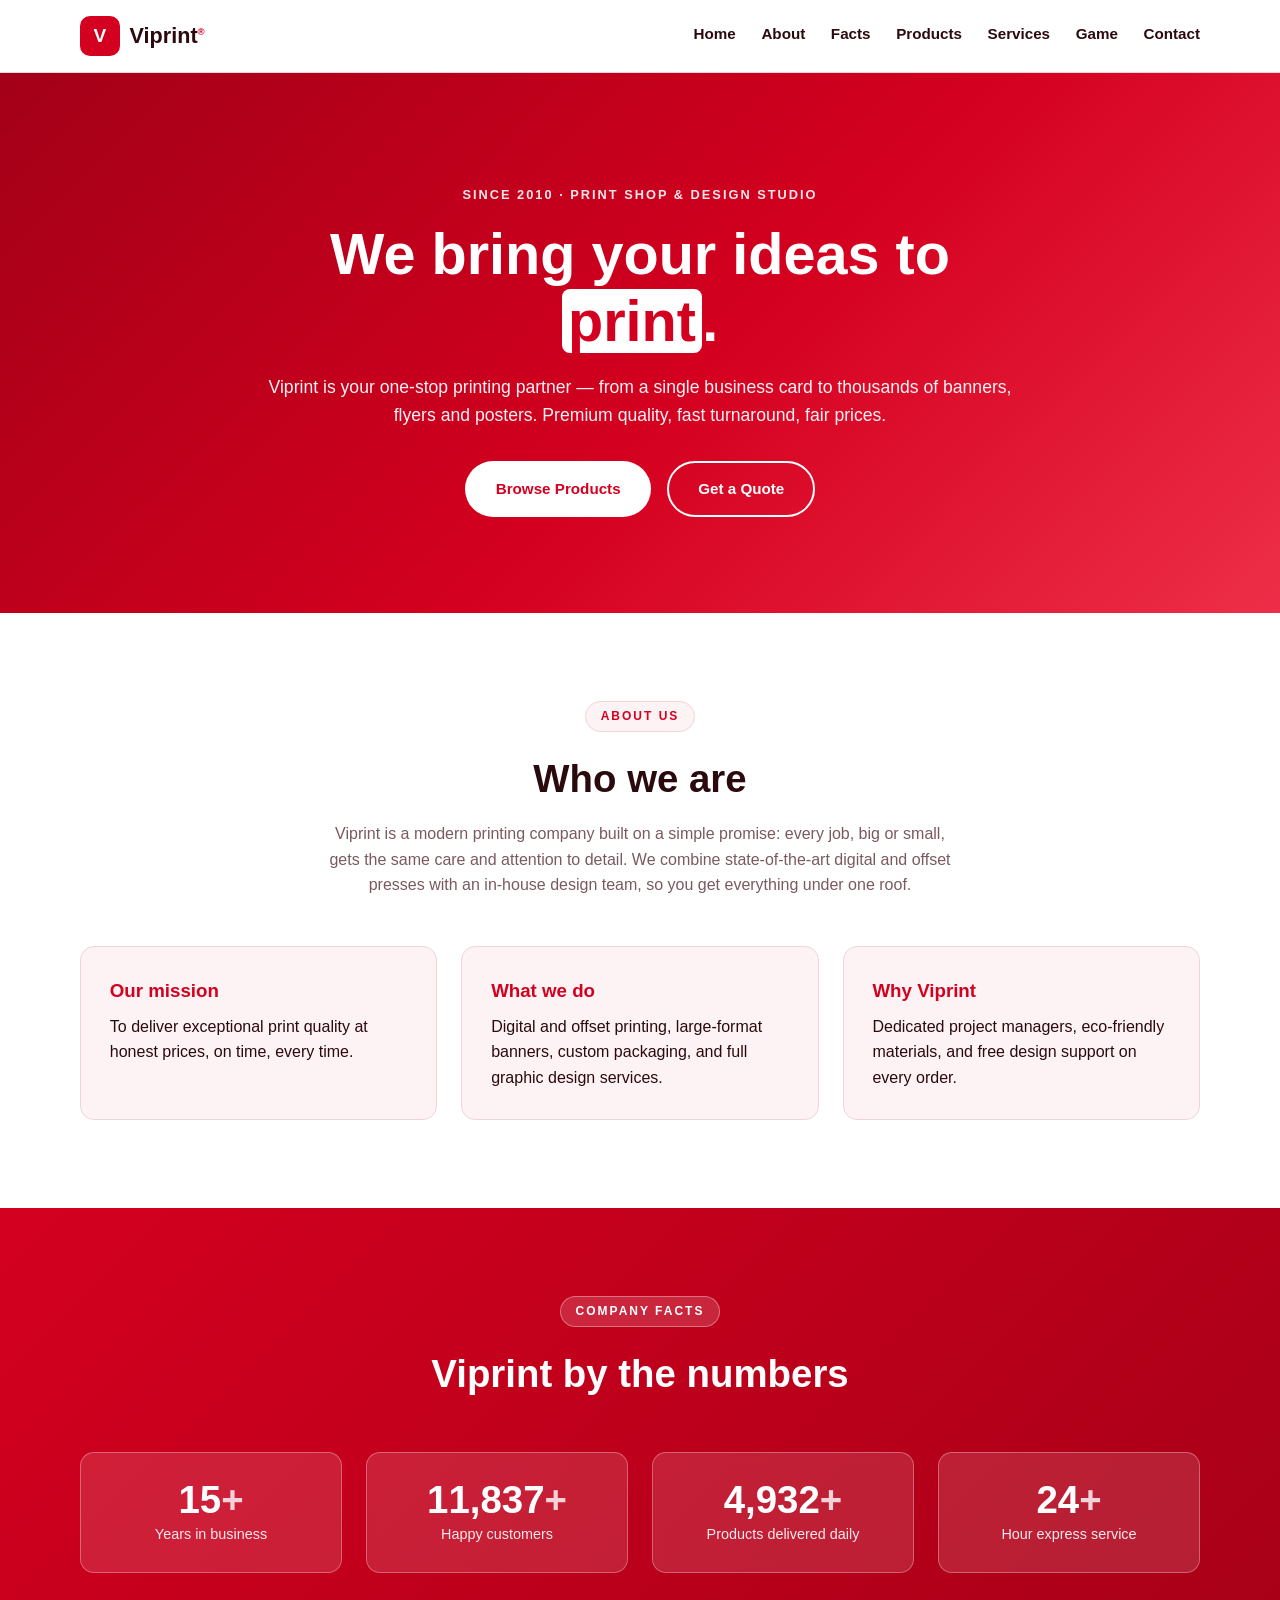
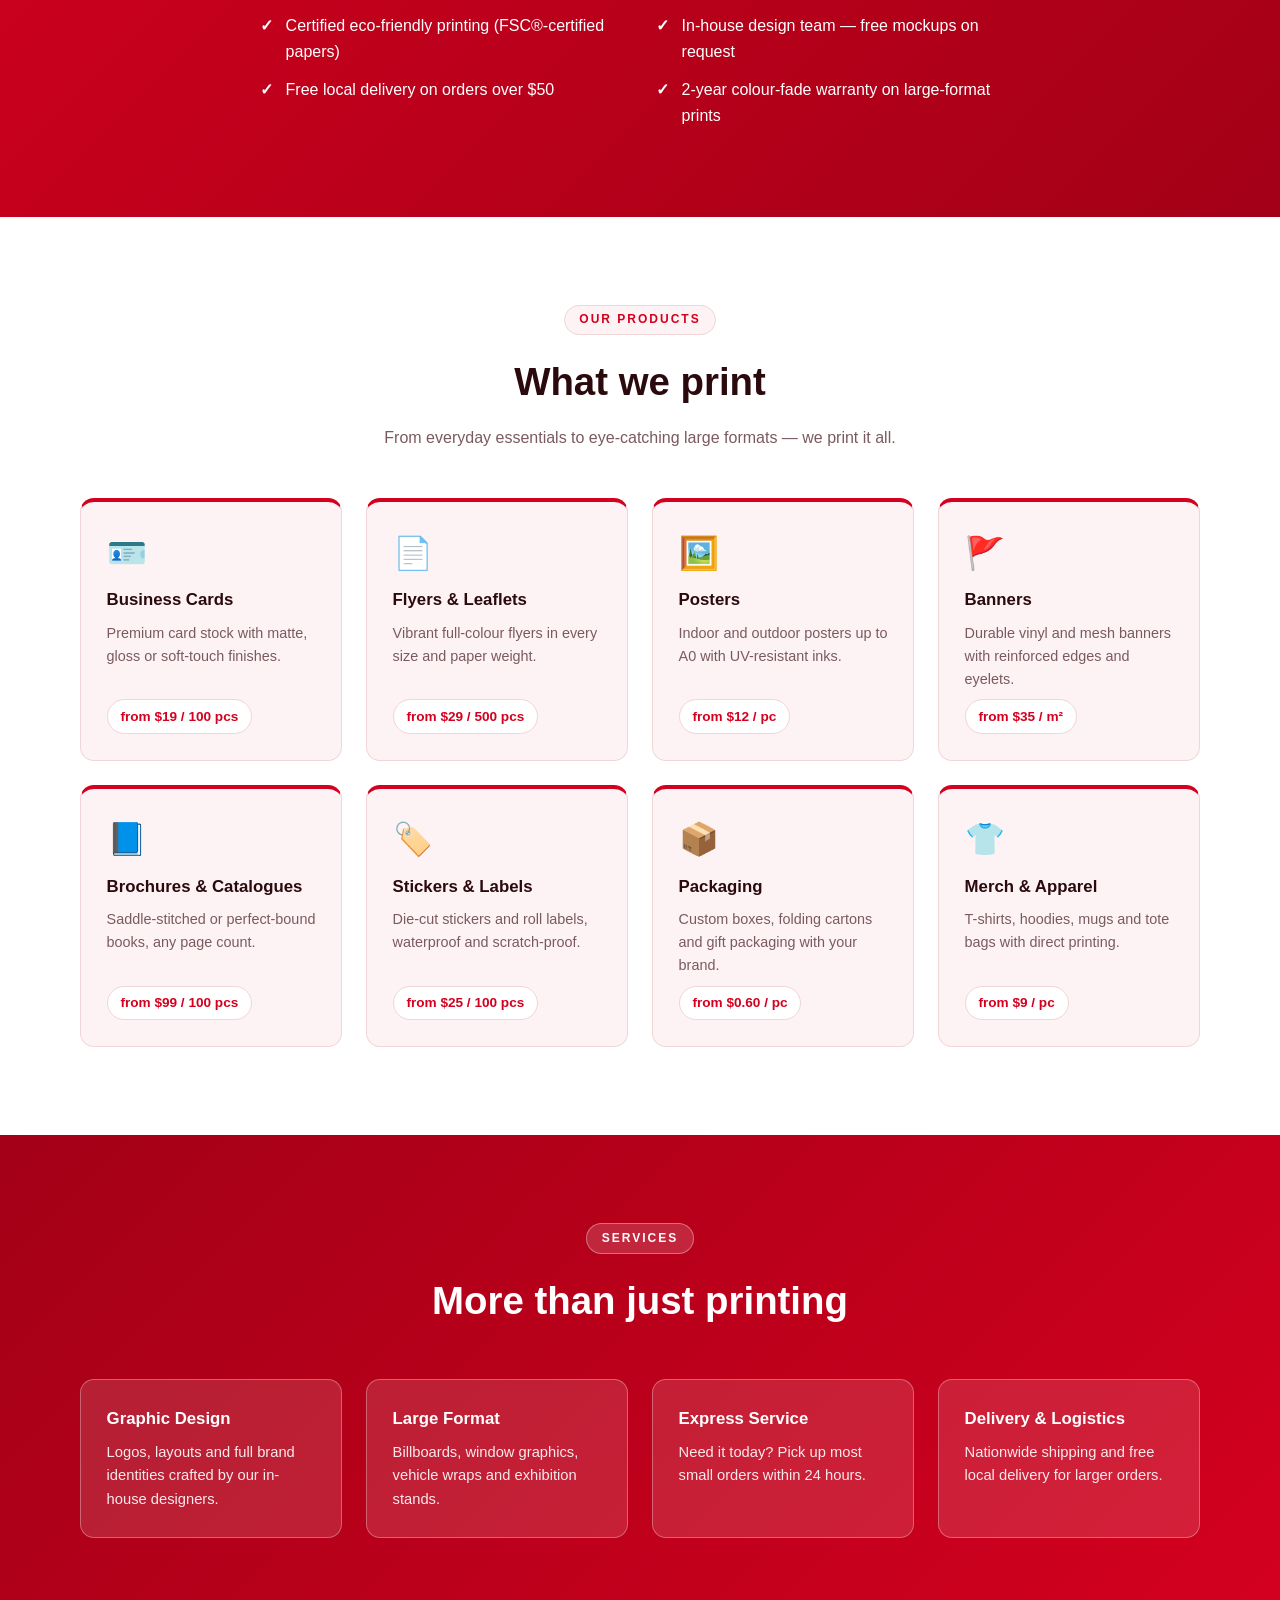
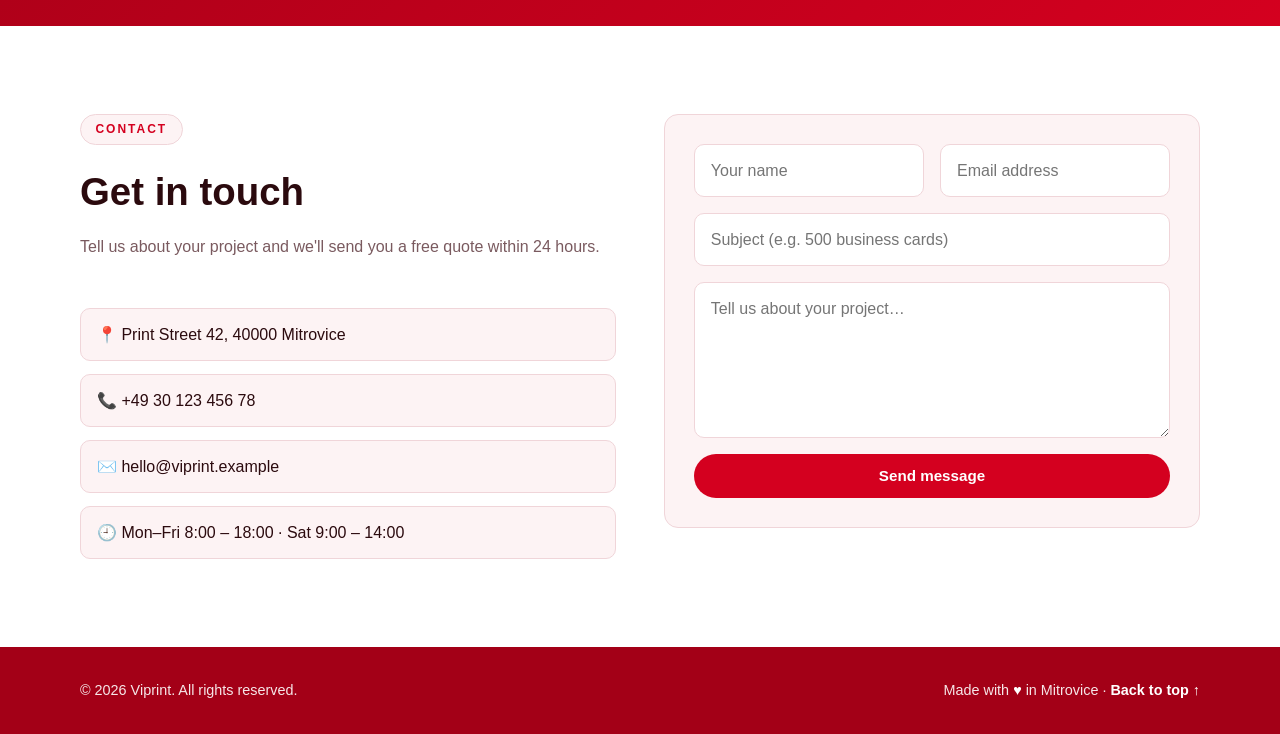
<file: web/index.html>
<!DOCTYPE html>
<html lang="en">
<head>
  <meta charset="UTF-8" />
  <meta name="viewport" content="width=device-width, initial-scale=1.0" />
  <title>Viprint — Quality Printing Solutions</title>
  <meta name="description" content="Viprint delivers high-quality printing — business cards, banners, flyers, posters, brochures and more. Fast turnaround, great prices." />
  <link rel="stylesheet" href="css/style.css?v=4" />
</head>
<body>

  <!-- ===== Header / Navigation ===== -->
  <header class="site-header" id="top">
    <div class="container header-inner">
      <a href="#top" class="brand">
        <span class="brand-mark">V</span>
        <span class="brand-name">Viprint</span>
      </a>
      <nav class="main-nav" id="mainNav" aria-label="Main navigation">
        <a href="#home">Home</a>
        <a href="#about">About</a>
        <a href="#facts">Facts</a>
        <a href="#products">Products</a>
        <a href="#services">Services</a>
        <a href="game.html" target="_blank" rel="noopener">Game</a>
        <a href="#contact">Contact</a>
      </nav>
      <button class="nav-toggle" id="navToggle" aria-label="Toggle menu" aria-expanded="false">
        <span></span><span></span><span></span>
      </button>
    </div>
  </header>

  <!-- ===== Hero ===== -->
  <section class="hero" id="home">
    <div class="container hero-inner">
      <p class="hero-eyebrow">Since 2010 · Print Shop &amp; Design Studio</p>
      <h1>We bring your ideas to <span class="accent">print</span>.</h1>
      <p class="hero-sub">
        Viprint is your one-stop printing partner — from a single business card to
        thousands of banners, flyers and posters. Premium quality, fast turnaround,
        fair prices.
      </p>
      <div class="hero-actions">
        <a href="#products" class="btn btn-light">Browse Products</a>
        <a href="#contact" class="btn btn-outline-light">Get a Quote</a>
      </div>
    </div>
  </section>

  <!-- ===== About ===== -->
  <section class="section about" id="about">
    <div class="container">
      <div class="section-head">
        <p class="section-tag">About Us</p>
        <h2>Who we are</h2>
        <p>
          Viprint is a modern printing company built on a simple promise: every job,
          big or small, gets the same care and attention to detail. We combine
          state-of-the-art digital and offset presses with an in-house design team,
          so you get everything under one roof.
        </p>
      </div>
      <div class="about-grid">
        <div class="about-card">
          <h3>Our mission</h3>
          <p>To deliver exceptional print quality at honest prices, on time, every time.</p>
        </div>
        <div class="about-card">
          <h3>What we do</h3>
          <p>Digital and offset printing, large-format banners, custom packaging, and full graphic design services.</p>
        </div>
        <div class="about-card">
          <h3>Why Viprint</h3>
          <p>Dedicated project managers, eco-friendly materials, and free design support on every order.</p>
        </div>
      </div>
    </div>
  </section>

  <!-- ===== Facts ===== -->
  <section class="section facts" id="facts">
    <div class="container">
      <div class="section-head light">
        <p class="section-tag">Company Facts</p>
        <h2>Viprint by the numbers</h2>
      </div>
      <div class="facts-grid">
        <div class="fact">
          <span class="fact-number" data-count="15">0</span>
          <span class="fact-label">Years in business</span>
        </div>
        <div class="fact">
          <span class="fact-number" data-count="12000">0</span>
          <span class="fact-label">Happy customers</span>
        </div>
        <div class="fact">
          <span class="fact-number" data-count="5000">0</span>
          <span class="fact-label">Products delivered daily</span>
        </div>
        <div class="fact">
          <span class="fact-number" data-count="24">0</span>
          <span class="fact-label">Hour express service</span>
        </div>
      </div>
      <ul class="fact-list">
        <li>Certified eco-friendly printing (FSC®-certified papers)</li>
        <li>In-house design team — free mockups on request</li>
        <li>Free local delivery on orders over $50</li>
        <li>2-year colour-fade warranty on large-format prints</li>
      </ul>
    </div>
  </section>

  <!-- ===== Products ===== -->
  <section class="section products" id="products">
    <div class="container">
      <div class="section-head">
        <p class="section-tag">Our Products</p>
        <h2>What we print</h2>
        <p>From everyday essentials to eye-catching large formats — we print it all.</p>
      </div>
      <div class="products-grid">

        <article class="product-card">
          <div class="product-icon">🪪</div>
          <h3>Business Cards</h3>
          <p>Premium card stock with matte, gloss or soft-touch finishes.</p>
          <span class="product-price">from $19 / 100 pcs</span>
        </article>

        <article class="product-card">
          <div class="product-icon">📄</div>
          <h3>Flyers &amp; Leaflets</h3>
          <p>Vibrant full-colour flyers in every size and paper weight.</p>
          <span class="product-price">from $29 / 500 pcs</span>
        </article>

        <article class="product-card">
          <div class="product-icon">🖼️</div>
          <h3>Posters</h3>
          <p>Indoor and outdoor posters up to A0 with UV-resistant inks.</p>
          <span class="product-price">from $12 / pc</span>
        </article>

        <article class="product-card">
          <div class="product-icon">🚩</div>
          <h3>Banners</h3>
          <p>Durable vinyl and mesh banners with reinforced edges and eyelets.</p>
          <span class="product-price">from $35 / m²</span>
        </article>

        <article class="product-card">
          <div class="product-icon">📘</div>
          <h3>Brochures &amp; Catalogues</h3>
          <p>Saddle-stitched or perfect-bound books, any page count.</p>
          <span class="product-price">from $99 / 100 pcs</span>
        </article>

        <article class="product-card">
          <div class="product-icon">🏷️</div>
          <h3>Stickers &amp; Labels</h3>
          <p>Die-cut stickers and roll labels, waterproof and scratch-proof.</p>
          <span class="product-price">from $25 / 100 pcs</span>
        </article>

        <article class="product-card">
          <div class="product-icon">📦</div>
          <h3>Packaging</h3>
          <p>Custom boxes, folding cartons and gift packaging with your brand.</p>
          <span class="product-price">from $0.60 / pc</span>
        </article>

        <article class="product-card">
          <div class="product-icon">👕</div>
          <h3>Merch &amp; Apparel</h3>
          <p>T-shirts, hoodies, mugs and tote bags with direct printing.</p>
          <span class="product-price">from $9 / pc</span>
        </article>

      </div>
    </div>
  </section>

  <!-- ===== Services ===== -->
  <section class="section services" id="services">
    <div class="container">
      <div class="section-head light">
        <p class="section-tag">Services</p>
        <h2>More than just printing</h2>
      </div>
      <div class="services-grid">
        <div class="service">
          <h3>Graphic Design</h3>
          <p>Logos, layouts and full brand identities crafted by our in-house designers.</p>
        </div>
        <div class="service">
          <h3>Large Format</h3>
          <p>Billboards, window graphics, vehicle wraps and exhibition stands.</p>
        </div>
        <div class="service">
          <h3>Express Service</h3>
          <p>Need it today? Pick up most small orders within 24 hours.</p>
        </div>
        <div class="service">
          <h3>Delivery &amp; Logistics</h3>
          <p>Nationwide shipping and free local delivery for larger orders.</p>
        </div>
      </div>
    </div>
  </section>

  <!-- ===== Contact ===== -->
  <section class="section contact" id="contact">
    <div class="container contact-grid">
      <div>
        <div class="section-head left">
          <p class="section-tag">Contact</p>
          <h2>Get in touch</h2>
          <p>Tell us about your project and we'll send you a free quote within 24 hours.</p>
        </div>
        <ul class="contact-list">
          <li>📍 Print Street 42, 40000 Mitrovice</li>
          <li>📞 +49 30 123 456 78</li>
          <li>✉️ hello@viprint.example</li>
          <li>🕘 Mon–Fri 8:00 – 18:00 · Sat 9:00 – 14:00</li>
        </ul>
      </div>
      <form class="contact-form" id="contactForm">
        <div class="form-row">
          <input type="text" name="name" placeholder="Your name" required />
          <input type="email" name="email" placeholder="Email address" required />
        </div>
        <input type="text" name="subject" placeholder="Subject (e.g. 500 business cards)" />
        <textarea name="message" rows="5" placeholder="Tell us about your project…" required></textarea>
        <button type="submit" class="btn btn-dark">Send message</button>
        <p class="form-note" id="formNote" hidden>✅ Thanks! Your message has been sent — we'll get back to you soon.</p>
      </form>
    </div>
  </section>

  <!-- ===== Footer ===== -->
  <footer class="site-footer">
    <div class="container footer-inner">
      <p>© <span id="year">2026</span> Viprint. All rights reserved.</p>
      <p>Made with <span class="heart">♥</span> in Mitrovice · <a href="#top">Back to top ↑</a></p>
    </div>
  </footer>

  <script src="js/main.js?v=2"></script>
</body>
</html>
</file>
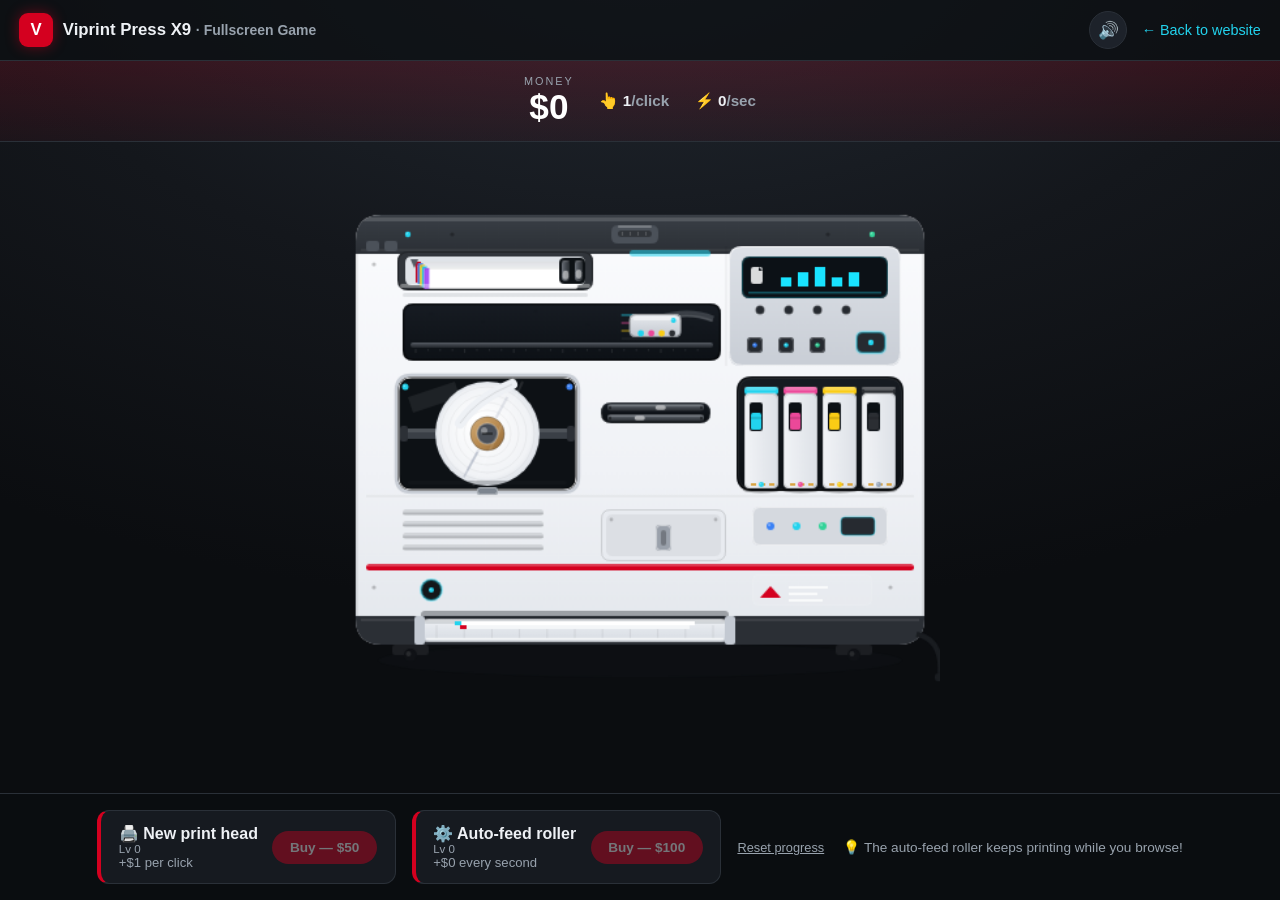
<file: web/game.html>
<!DOCTYPE html>
<html lang="en">
<head>
  <meta charset="UTF-8" />
  <meta name="viewport" content="width=device-width, initial-scale=1.0" />
  <title>Viprint Press X9 — Fullscreen Game</title>
  <style>
    :root {
      --red: #d4001f;
      --red-dark: #a30017;
      --cyan: #22d3ee;
      --ink: #0b0d10;
      --panel: #161a20;
      --panel-2: #1d222a;
      --border: #2a3038;
      --text: #eef1f5;
      --muted: #98a2ad;
    }
    * { margin: 0; padding: 0; box-sizing: border-box; }
    [hidden] { display: none !important; }
    html, body { height: 100%; }
    body {
      font-family: "Segoe UI", "Helvetica Neue", Arial, sans-serif;
      color: var(--text);
      background: radial-gradient(1200px 700px at 50% -10%, #232a33 0%, #14171c 55%, #0b0d10 100%);
      display: flex;
      flex-direction: column;
      min-height: 100vh;
      overflow-x: hidden;
    }
    a { color: var(--cyan); text-decoration: none; }
    a:hover { text-decoration: underline; }

    /* --- top bar --- */
    .game-topbar {
      display: flex;
      align-items: center;
      justify-content: space-between;
      gap: 1rem;
      flex-wrap: wrap;
      padding: 0.7rem 1.2rem;
      background: rgba(11, 13, 16, 0.7);
      border-bottom: 1px solid var(--border);
    }
    .brand {
      display: flex;
      align-items: center;
      gap: 0.6rem;
      font-weight: 800;
      font-size: 1.05rem;
      color: var(--text);
      text-decoration: none;
    }
    .brand:hover { text-decoration: none; }
    .brand-mark {
      display: grid;
      place-items: center;
      width: 34px;
      height: 34px;
      background: var(--red);
      color: #fff;
      border-radius: 9px;
      font-size: 1.05rem;
      box-shadow: 0 0 14px rgba(212, 0, 31, 0.45);
    }
    .brand small { color: var(--muted); font-weight: 600; }
    .topbar-right { display: flex; align-items: center; gap: 0.9rem; font-size: 0.9rem; }

    /* --- HUD --- */
    .hud {
      display: flex;
      align-items: center;
      justify-content: center;
      gap: 1.6rem;
      flex-wrap: wrap;
      padding: 0.9rem 1.2rem;
      background: linear-gradient(180deg, rgba(212, 0, 31, 0.16), rgba(212, 0, 31, 0.05));
      border-bottom: 1px solid var(--border);
    }
    .hud-score { display: flex; flex-direction: column; align-items: center; line-height: 1.1; }
    .hud-score .label {
      font-size: 0.68rem;
      text-transform: uppercase;
      letter-spacing: 2px;
      color: var(--muted);
    }
    .hud-score .value {
      font-size: 2.2rem;
      font-weight: 800;
      color: #fff;
      font-variant-numeric: tabular-nums;
    }
    .hud-item { font-size: 0.95rem; color: var(--muted); font-weight: 700; }
    .hud-item span { color: var(--text); font-variant-numeric: tabular-nums; }
    .hud-btn {
      width: 38px;
      height: 38px;
      border-radius: 50%;
      border: 1px solid var(--border);
      background: var(--panel-2);
      color: #fff;
      font-size: 1.05rem;
      cursor: pointer;
      transition: background 0.15s;
    }
    .hud-btn:hover { background: #2a313b; }

    /* --- stage (the machine, big and centered) --- */
    .stage {
      flex: 1;
      display: grid;
      place-items: center;
      padding: 1.2rem 1rem;
      position: relative;
    }
    .canvas-wrap { position: relative; }
    #printCanvas {
      display: block;
      width: min(92vw, calc(100vh - 300px), 860px);
      cursor: pointer;
      border-radius: 14px;
      touch-action: manipulation;
      -webkit-tap-highlight-color: transparent;
      background: transparent;
    }
    .clicker-fx { position: absolute; inset: 0; pointer-events: none; overflow: hidden; z-index: 2; }
    .clicker-float {
      position: absolute;
      font-weight: 800;
      font-size: 1.3rem;
      color: var(--cyan);
      text-shadow: 0 1px 0 rgba(0, 0, 0, 0.6);
      white-space: nowrap;
      animation: floatUp 0.9s ease-out forwards;
    }
    .clicker-float.auto { color: #7dd3fc; font-size: 1rem; }
    @keyframes floatUp {
      0%   { opacity: 1; transform: translateY(0) scale(1); }
      100% { opacity: 0; transform: translateY(-80px) scale(1.2); }
    }

    /* --- upgrades bar --- */
    .upgrades-bar {
      display: flex;
      align-items: center;
      justify-content: center;
      gap: 1rem;
      flex-wrap: wrap;
      padding: 1rem 1.2rem;
      background: rgba(11, 13, 16, 0.7);
      border-top: 1px solid var(--border);
    }
    .upgrade-card {
      display: flex;
      align-items: center;
      gap: 0.9rem;
      background: var(--panel);
      border: 1px solid var(--border);
      border-left: 4px solid var(--red);
      border-radius: 12px;
      padding: 0.8rem 1.1rem;
      min-width: 260px;
    }
    .upgrade-info { display: flex; flex-direction: column; }
    .upgrade-name { font-weight: 800; }
    .upgrade-level { font-size: 0.72rem; color: var(--muted); }
    .upgrade-desc { font-size: 0.82rem; color: var(--muted); }
    .upgrade-buy {
      margin-left: auto;
      border: none;
      cursor: pointer;
      background: var(--red);
      color: #fff;
      font: inherit;
      font-weight: 800;
      font-size: 0.85rem;
      border-radius: 999px;
      padding: 0.55rem 1.1rem;
      transition: background 0.15s, transform 0.1s;
    }
    .upgrade-buy:hover { background: var(--red-dark); transform: translateY(-1px); }
    .upgrade-buy:disabled { opacity: 0.4; cursor: not-allowed; transform: none; }
    .upgrades-foot { display: flex; align-items: center; gap: 1.2rem; }
    .reset-link {
      background: none;
      border: none;
      color: var(--muted);
      text-decoration: underline;
      cursor: pointer;
      font-size: 0.8rem;
    }
    .reset-link:hover { color: #fff; }
    .tip { font-size: 0.85rem; color: var(--muted); max-width: 420px; }

    @media (max-width: 720px) {
      .upgrades-bar { flex-direction: column; align-items: stretch; }
      .upgrade-card { min-width: 0; }
      .upgrades-foot { justify-content: space-between; }
      #printCanvas { width: 96vw; }
    }
  </style>
</head>
<body>

  <header class="game-topbar">
    <a class="brand" href="index.html" title="Back to the Viprint website">
      <span class="brand-mark">V</span>
      <span>Viprint Press X9 <small>· Fullscreen Game</small></span>
    </a>
    <div class="topbar-right">
      <button class="hud-btn" id="gameMute" type="button" aria-label="Toggle sound">🔊</button>
      <a href="index.html">← Back to website</a>
    </div>
  </header>

  <div class="hud">
    <div class="hud-score">
      <span class="label">Money</span>
      <span class="value" id="clickerMoney">$0</span>
    </div>
    <div class="hud-item">👆 <span id="clickerPerClick">1</span>/click</div>
    <div class="hud-item">⚡ <span id="clickerPerSec">0</span>/sec</div>
  </div>

  <main class="stage">
    <div class="canvas-wrap">
      <canvas id="printCanvas" width="460" height="400"
              aria-label="Viprint Press X9 — click the machine to print a sheet"></canvas>
      <div class="clicker-fx" id="clickerFx" aria-hidden="true"></div>
    </div>
  </main>

  <footer class="upgrades-bar">
    <div class="upgrade-card">
      <div class="upgrade-info">
        <span class="upgrade-name">🖨️ New print head</span>
        <span class="upgrade-level" id="lvlClick">Lv 0</span>
        <span class="upgrade-desc" id="descClick">+$1 per click</span>
      </div>
      <button class="upgrade-buy" id="buyClick" type="button">Buy — <span id="costClick">50</span></button>
    </div>
    <div class="upgrade-card">
      <div class="upgrade-info">
        <span class="upgrade-name">⚙️ Auto-feed roller</span>
        <span class="upgrade-level" id="lvlAuto">Lv 0</span>
        <span class="upgrade-desc" id="descAuto">+$1 every second</span>
      </div>
      <button class="upgrade-buy" id="buyAuto" type="button">Buy — <span id="costAuto">100</span></button>
    </div>
    <div class="upgrades-foot">
      <button class="reset-link" id="clickerReset" type="button">Reset progress</button>
      <span class="tip">💡 The auto-feed roller keeps printing while you browse!</span>
    </div>
  </footer>

  <script src="js/game.js?v=16"></script>
</body>
</html>
</file>
<file: web/css/style.css>
/* ============================================================
   Viprint — red & white theme
   ============================================================ */

:root {
  --red: #d4001f;          /* primary brand red */
  --red-dark: #a30017;
  --red-light: #ff4d63;
  --white: #ffffff;
  --off-white: #fdf3f4;
  --ink: #2b0a0e;          /* near-black with warm red tint */
  --grey: #7a5a5f;
  --border: #f0d5d9;
  --shadow: 0 10px 30px rgba(160, 0, 23, 0.12);
  --radius: 14px;
}

* { margin: 0; padding: 0; box-sizing: border-box; }

/* the hidden attribute must always win over any display rule */
[hidden] { display: none !important; }

html { scroll-behavior: smooth; }

body {
  font-family: "Segoe UI", "Helvetica Neue", Arial, sans-serif;
  color: var(--ink);
  background: var(--white);
  line-height: 1.6;
}

img { max-width: 100%; display: block; }
a { text-decoration: none; color: inherit; }

.container {
  width: min(1120px, 92%);
  margin-inline: auto;
}

/* ---------- Buttons ---------- */
.btn {
  display: inline-block;
  padding: 0.85rem 1.8rem;
  border-radius: 999px;
  font-weight: 600;
  font-size: 0.95rem;
  border: 2px solid transparent;
  cursor: pointer;
  transition: transform 0.15s ease, box-shadow 0.15s ease, background 0.15s ease;
}
.btn:hover { transform: translateY(-2px); }

.btn-light  { background: var(--white); color: var(--red); }
.btn-light:hover { box-shadow: 0 8px 20px rgba(0,0,0,0.25); }

.btn-outline-light { border-color: var(--white); color: var(--white); background: transparent; }
.btn-outline-light:hover { background: var(--white); color: var(--red); }

.btn-dark { background: var(--red); color: var(--white); border: none; }
.btn-dark:hover { background: var(--red-dark); box-shadow: var(--shadow); }

/* ---------- Header ---------- */
.site-header {
  position: sticky;
  top: 0;
  z-index: 100;
  background: var(--white);
  border-bottom: 1px solid var(--border);
}
.header-inner {
  display: flex;
  align-items: center;
  justify-content: space-between;
  height: 72px;
}

.brand { display: flex; align-items: center; gap: 0.6rem; font-weight: 800; font-size: 1.35rem; }
.brand-mark {
  display: grid; place-items: center;
  width: 40px; height: 40px;
  background: var(--red);
  color: var(--white);
  border-radius: 10px;
  font-size: 1.2rem;
}
.brand-name { color: var(--ink); }
.brand-name::after { content: "®"; font-size: 0.6rem; vertical-align: super; color: var(--red); }

.main-nav { display: flex; gap: 1.6rem; }
.main-nav a {
  font-weight: 600;
  font-size: 0.95rem;
  color: var(--ink);
  padding: 0.4rem 0;
  border-bottom: 3px solid transparent;
  transition: color 0.15s, border-color 0.15s;
}
.main-nav a:hover { color: var(--red); border-color: var(--red); }

.nav-toggle {
  display: none;
  flex-direction: column;
  gap: 5px;
  background: none;
  border: none;
  cursor: pointer;
  padding: 6px;
}
.nav-toggle span { width: 24px; height: 3px; background: var(--red); border-radius: 3px; transition: 0.2s; }

/* ---------- Hero (red background) ---------- */
.hero {
  background: linear-gradient(135deg, var(--red-dark) 0%, var(--red) 55%, var(--red-light) 130%);
  color: var(--white);
  padding: 7rem 0 6rem;
  text-align: center;
}
.hero-inner { max-width: 760px; }
.hero-eyebrow {
  text-transform: uppercase;
  letter-spacing: 2px;
  font-size: 0.8rem;
  font-weight: 700;
  opacity: 0.9;
  margin-bottom: 1rem;
}
.hero h1 { font-size: clamp(2.2rem, 5vw, 3.6rem); line-height: 1.15; margin-bottom: 1.2rem; }
.hero h1 .accent { background: var(--white); color: var(--red); padding: 0 0.4rem; border-radius: 8px; }
.hero-sub { font-size: 1.1rem; opacity: 0.95; margin-bottom: 2rem; }
.hero-actions { display: flex; gap: 1rem; justify-content: center; flex-wrap: wrap; }

/* ---------- Sections ---------- */
.section { padding: 5.5rem 0; }

.section-head { text-align: center; max-width: 640px; margin: 0 auto 3rem; }
.section-head.left { text-align: left; margin-left: 0; }
.section-head h2 { font-size: clamp(1.7rem, 3vw, 2.4rem); margin-bottom: 0.75rem; }
.section-head p:not(.section-tag) { color: var(--grey); }
.section-head.light { color: var(--white); }
.section-head.light p:not(.section-tag) { color: rgba(255,255,255,0.85); }

.section-tag {
  display: inline-block;
  text-transform: uppercase;
  letter-spacing: 2px;
  font-size: 0.75rem;
  font-weight: 800;
  color: var(--red);
  background: var(--off-white);
  border: 1px solid var(--border);
  padding: 0.3rem 0.9rem;
  border-radius: 999px;
  margin-bottom: 1rem;
}
.section-head.light .section-tag { background: rgba(255,255,255,0.15); border-color: rgba(255,255,255,0.35); color: var(--white); }

/* ---------- About ---------- */
.about { background: var(--white); }
.about-grid { display: grid; grid-template-columns: repeat(3, 1fr); gap: 1.5rem; }
.about-card {
  background: var(--off-white);
  border: 1px solid var(--border);
  border-radius: var(--radius);
  padding: 1.8rem;
  transition: transform 0.2s, box-shadow 0.2s;
}
.about-card:hover { transform: translateY(-4px); box-shadow: var(--shadow); }
.about-card h3 { color: var(--red); margin-bottom: 0.5rem; }

/* ---------- Facts (white on red) ---------- */
.facts {
  background: linear-gradient(135deg, var(--red) 0%, var(--red-dark) 100%);
  color: var(--white);
}
.facts-grid {
  display: grid;
  grid-template-columns: repeat(4, 1fr);
  gap: 1.5rem;
  margin-bottom: 2.5rem;
}
.fact {
  background: rgba(255,255,255,0.12);
  border: 1px solid rgba(255,255,255,0.3);
  border-radius: var(--radius);
  padding: 1.6rem;
  text-align: center;
  backdrop-filter: blur(4px);
}
.fact-number {
  display: block;
  font-size: 2.4rem;
  font-weight: 800;
  line-height: 1.1;
}
.fact-number::after { content: "+"; color: var(--white); opacity: 0.8; }
.fact-label { font-size: 0.9rem; opacity: 0.9; }

.fact-list {
  list-style: none;
  display: grid;
  grid-template-columns: repeat(2, 1fr);
  gap: 0.8rem 2rem;
  max-width: 760px;
  margin: 0 auto;
}
.fact-list li { padding-left: 1.6rem; position: relative; }
.fact-list li::before { content: "✓"; position: absolute; left: 0; color: var(--white); font-weight: 800; }

/* ---------- Products (white background) ---------- */
.products { background: var(--white); }
.products-grid { display: grid; grid-template-columns: repeat(4, 1fr); gap: 1.5rem; }

.product-card {
  background: var(--off-white);
  border: 1px solid var(--border);
  border-top: 4px solid var(--red);
  border-radius: var(--radius);
  padding: 1.6rem;
  display: flex;
  flex-direction: column;
  gap: 0.5rem;
  transition: transform 0.2s, box-shadow 0.2s;
}
.product-card:hover { transform: translateY(-5px); box-shadow: var(--shadow); }
.product-icon { font-size: 2rem; }
.product-card h3 { font-size: 1.05rem; }
.product-card p { font-size: 0.9rem; color: var(--grey); flex: 1; }
.product-price {
  font-weight: 700;
  font-size: 0.85rem;
  color: var(--red);
  background: var(--white);
  border: 1px solid var(--border);
  border-radius: 999px;
  padding: 0.35rem 0.8rem;
  align-self: flex-start;
}

/* ---------- Services (red background) ---------- */
.services {
  background: linear-gradient(135deg, var(--red-dark) 0%, var(--red) 100%);
  color: var(--white);
}
.services-grid { display: grid; grid-template-columns: repeat(4, 1fr); gap: 1.5rem; }
.service {
  background: rgba(255,255,255,0.12);
  border: 1px solid rgba(255,255,255,0.3);
  border-radius: var(--radius);
  padding: 1.6rem;
  transition: transform 0.2s;
}
.service:hover { transform: translateY(-4px); }
.service h3 { margin-bottom: 0.5rem; font-size: 1.05rem; }
.service p { font-size: 0.92rem; opacity: 0.9; }

/* ---------- Contact (white background) ---------- */
.contact { background: var(--white); }
.contact-grid { display: grid; grid-template-columns: 1fr 1fr; gap: 3rem; align-items: start; }

.contact-list { list-style: none; margin-top: 1.5rem; display: grid; gap: 0.8rem; }
.contact-list li { background: var(--off-white); border: 1px solid var(--border); border-radius: 10px; padding: 0.8rem 1rem; font-weight: 500; }

.contact-form {
  background: var(--off-white);
  border: 1px solid var(--border);
  border-radius: var(--radius);
  padding: 1.8rem;
  display: grid;
  gap: 1rem;
}
.form-row { display: grid; grid-template-columns: 1fr 1fr; gap: 1rem; }
.contact-form input,
.contact-form textarea {
  width: 100%;
  padding: 0.8rem 1rem;
  border: 1px solid var(--border);
  border-radius: 10px;
  font: inherit;
  background: var(--white);
  color: var(--ink);
}
.contact-form input:focus,
.contact-form textarea:focus {
  outline: 2px solid var(--red);
  border-color: transparent;
}
.form-note { color: var(--red-dark); font-weight: 600; }

/* ---------- Footer (red background) ---------- */
.site-footer {
  background: var(--red-dark);
  color: rgba(255,255,255,0.9);
  padding: 2rem 0;
}
.footer-inner { display: flex; justify-content: space-between; gap: 1rem; flex-wrap: wrap; font-size: 0.9rem; }
.site-footer a { color: var(--white); font-weight: 600; }
.site-footer a:hover { text-decoration: underline; }
.heart { color: var(--white); }

/* ---------- Reveal animation ---------- */
.reveal { opacity: 0; transform: translateY(24px); transition: opacity 0.6s ease, transform 0.6s ease; }
.reveal.visible { opacity: 1; transform: none; }

/* ============================================================
   Responsive
   ============================================================ */
@media (max-width: 960px) {
  .products-grid { grid-template-columns: repeat(2, 1fr); }
  .facts-grid { grid-template-columns: repeat(2, 1fr); }
  .services-grid { grid-template-columns: repeat(2, 1fr); }
}

@media (max-width: 720px) {
  .main-nav {
    display: none;
    position: absolute;
    top: 72px;
    left: 0;
    right: 0;
    flex-direction: column;
    background: var(--white);
    border-bottom: 1px solid var(--border);
    padding: 1rem 4%;
    gap: 0.2rem;
  }
  .main-nav.open { display: flex; }
  .main-nav a { padding: 0.7rem 0; border-bottom: 1px solid var(--border); }
  .nav-toggle { display: flex; }

  .about-grid, .contact-grid { grid-template-columns: 1fr; }
  .form-row { grid-template-columns: 1fr; }
  .fact-list { grid-template-columns: 1fr; }
  .hero { padding: 4.5rem 0; }
  .section { padding: 3.5rem 0; }
}

@media (max-width: 480px) {
  .products-grid, .facts-grid, .services-grid { grid-template-columns: 1fr; }
}

/* ---------- Anchor offset for sticky header ---------- */
section[id] { scroll-margin-top: 84px; }

/* ---------- Game section (clicker) ---------- */
.game { background: var(--white); }

.game-how {
  max-width: 640px;
  margin: 0 auto 2.5rem;
  background: var(--off-white);
  border: 1px solid var(--border);
  border-radius: var(--radius);
  padding: 1.5rem 2rem;
  text-align: left;
}
.game-how h3 { color: var(--red); margin-bottom: 0.75rem; }
.game-how ol { padding-left: 1.3rem; display: grid; gap: 0.6rem; }
.game-how li::marker { color: var(--red); font-weight: 800; }

.game-wrap { max-width: 480px; margin: 0 auto; }

/* --- HUD --- */
.game-hud {
  display: flex;
  align-items: center;
  justify-content: space-between;
  gap: 0.8rem;
  flex-wrap: wrap;
  background: var(--red);
  color: var(--white);
  border-radius: var(--radius) var(--radius) 0 0;
  padding: 0.8rem 1.2rem;
  font-weight: 700;
}
.hud-item span { font-variant-numeric: tabular-nums; }

.clicker-score { display: flex; flex-direction: column; line-height: 1.15; }
.clicker-score-label {
  font-size: 0.68rem;
  text-transform: uppercase;
  letter-spacing: 1.5px;
  opacity: 0.85;
}
.clicker-score-value { font-size: 1.7rem; font-weight: 800; }
.clicker-rates { display: flex; gap: 1rem; font-size: 0.85rem; opacity: 0.95; }

.hud-buttons { display: flex; align-items: center; gap: 0.5rem; }
.hud-btn {
  width: 34px;
  height: 34px;
  border-radius: 50%;
  border: 1px solid rgba(255, 255, 255, 0.5);
  background: rgba(255, 255, 255, 0.15);
  color: #fff;
  font-size: 1rem;
  cursor: pointer;
  transition: background 0.15s;
}
.hud-btn:hover { background: rgba(255, 255, 255, 0.3); }

/* --- stage & machine --- */
.clicker-stage {
  position: relative;
  display: grid;
  place-items: center;
  background: var(--white);
  border: 1px solid var(--border);
  border-top: none;
  border-radius: 0 0 var(--radius) var(--radius);
  padding: 1.6rem 1rem 2.2rem;
  overflow: hidden;
  user-select: none;
}
#printCanvas {
  display: block;
  width: 100%;
  max-width: 460px;
  cursor: pointer;
  touch-action: manipulation;
  border-radius: 12px;
  -webkit-tap-highlight-color: transparent;
}

/* --- floating +N numbers --- */
.clicker-fx { position: absolute; inset: 0; pointer-events: none; overflow: hidden; z-index: 2; }
.clicker-float {
  position: absolute;
  font-weight: 800;
  font-size: 1.15rem;
  color: var(--red);
  text-shadow: 0 1px 0 #fff;
  white-space: nowrap;
  animation: floatUp 0.9s ease-out forwards;
}
.clicker-float.auto { color: #a30017; font-size: 0.95rem; }
@keyframes floatUp {
  0%   { opacity: 1; transform: translateY(0) scale(1); }
  100% { opacity: 0; transform: translateY(-75px) scale(1.2); }
}

/* --- upgrades --- */
.upgrades {
  background: var(--off-white);
  border: 1px solid var(--border);
  border-radius: var(--radius);
  margin-top: 1.2rem;
  padding: 1.2rem 1.4rem;
  display: grid;
  gap: 0.8rem;
}
.upgrades-title { color: var(--red); font-size: 1.05rem; }
.upgrade {
  display: flex;
  align-items: center;
  justify-content: space-between;
  gap: 1rem;
  flex-wrap: wrap;
  background: var(--white);
  border: 1px solid var(--border);
  border-radius: 10px;
  padding: 0.8rem 1rem;
}
.upgrade-info { display: flex; flex-direction: column; }
.upgrade-name { font-weight: 700; }
.upgrade-level { font-size: 0.75rem; color: var(--grey); }
.upgrade-desc { font-size: 0.82rem; color: var(--grey); }
.upgrade-buy { padding: 0.5rem 1.1rem; font-size: 0.85rem; flex-shrink: 0; }
.upgrade-buy:disabled { opacity: 0.45; cursor: not-allowed; transform: none; }

.reset-link {
  justify-self: start;
  background: none;
  border: none;
  color: var(--grey);
  text-decoration: underline;
  cursor: pointer;
  font-size: 0.8rem;
  padding: 0;
}
.reset-link:hover { color: var(--red); }

.game-tip { text-align: center; margin-top: 1rem; font-size: 0.9rem; color: var(--grey); }

/* --- big reward float --- */
.clicker-float.reward {
  font-size: 1.7rem;
  color: var(--red-dark);
  text-shadow: 0 2px 0 #fff;
  animation: floatReward 1.5s ease-out forwards;
}
@keyframes floatReward {
  0%   { opacity: 1; transform: translateY(0) scale(0.6); }
  25%  { transform: translateY(-20px) scale(1.15); }
  100% { opacity: 0; transform: translateY(-95px) scale(1.3); }
}
</file>
